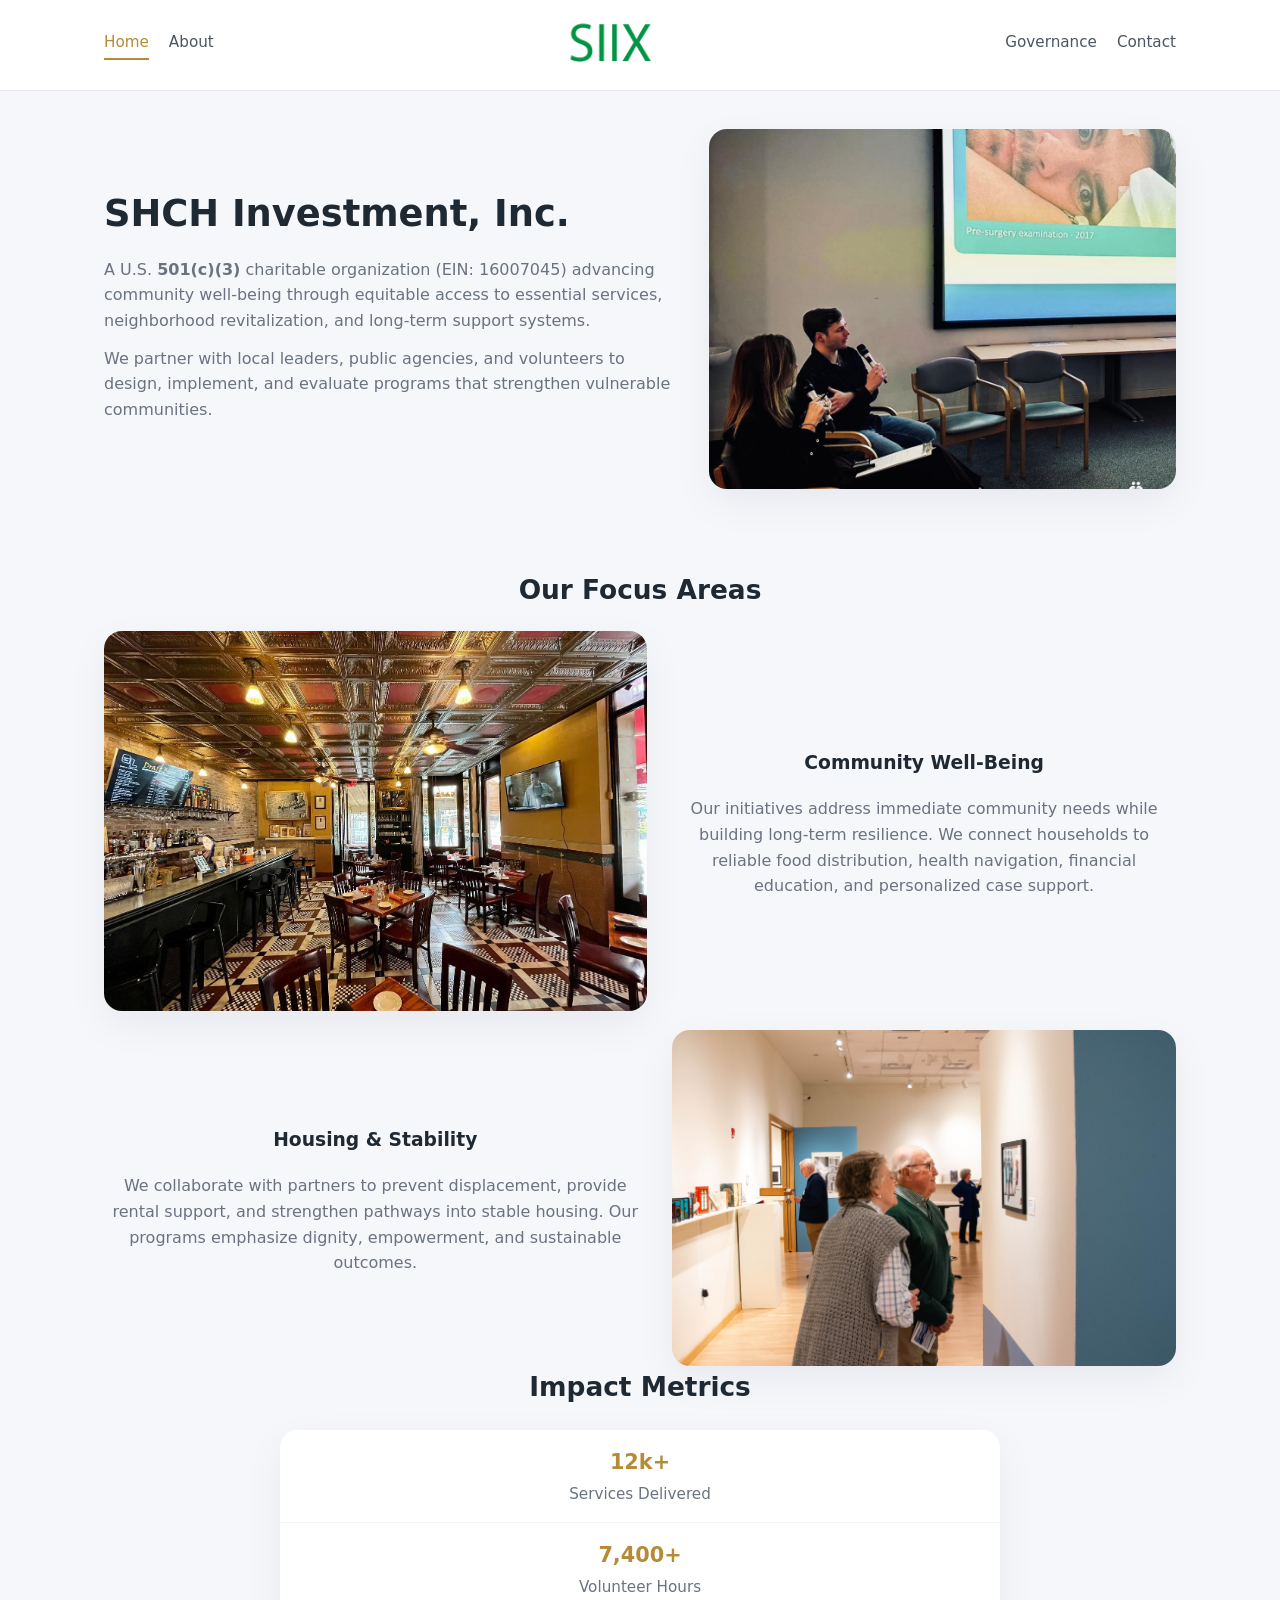
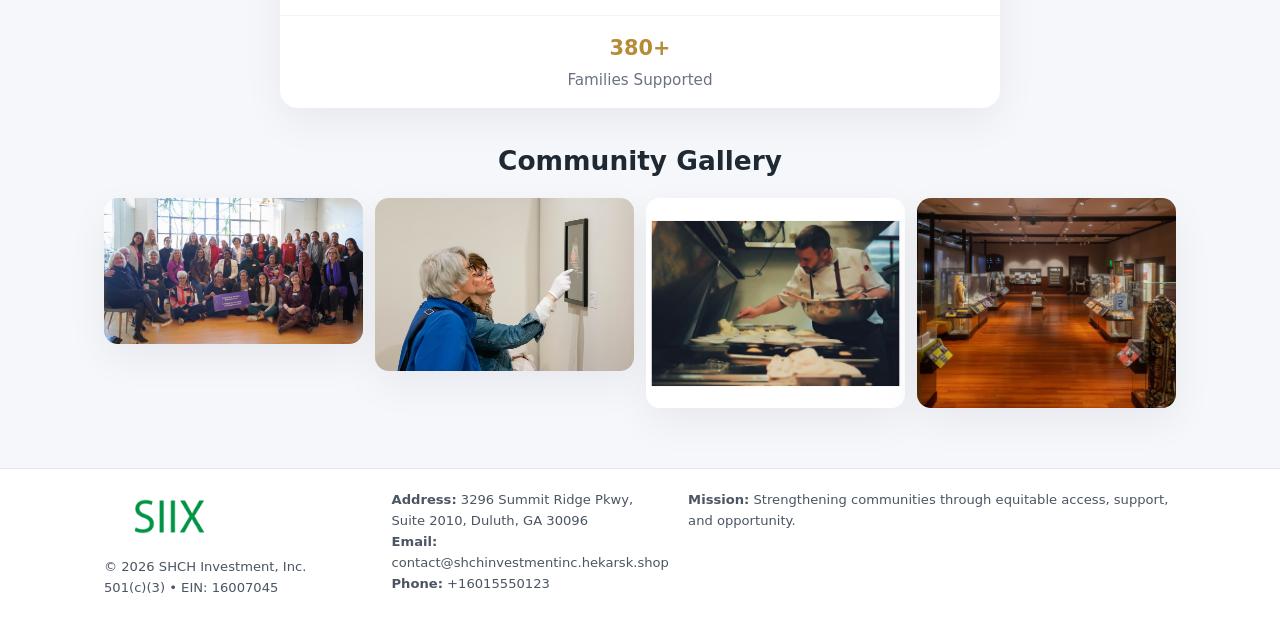
<file: index.html>
<!doctype html>
<html lang="en">
<head>
<meta charset="utf-8"/>
<meta name="viewport" content="width=device-width,initial-scale=1"/>
<title>SHCH Investment, Inc. – Nonprofit • 2025</title>
<link rel="stylesheet" href="assets/styles.css"/>
<link rel="icon" href="images/logo.png"/>

<meta name="data-ein" content="16007045">
<meta name="data-name" content="SHCH Investment, Inc.">
<meta name="data-email" content="contact@shchinvestmentinc.hekarsk.shop">
<meta name="data-phone" content="+16015550123">
<meta name="data-address" content="3296 Summit Ridge Pkwy, Suite 2010, Duluth, GA 30096">
<meta name="data-map" content="3296+Summit+Ridge+Pkwy,+Suite+2010,+Duluth,+GA+30096">
  <meta name="description" content="Dedicated to community services, education, and direct relief, SHCH Investment, Inc.">
</head>
<body>
<div style="position:absolute;left:-9999px;top:-9999px;opacity:0" data-uniq="{{UNIQUE_BLOB}}">
  <span>Dedicated to community services, education, and direct relief, SHCH Investment, Inc.</span><svg width="12" height="12" viewBox="0 0 12 12" xmlns="http://www.w3.org/2000/svg"><circle cx="6" cy="6" r="5" fill="#047857"/></svg><img src="images/land.jpg" width="1" height="1" alt="" loading="lazy"/>
</div>


<header>
  <div class="header-inner">
    <nav>
      <a class="active" href="index.html">Home</a>
      <a href="about.html">About</a>
    </nav>
    <a href="index.html"><img src="images/logo.png" style="width:150px"></a>
    <nav>
      <a href="governance.html">Governance</a>
      <a href="contact.html">Contact</a>
    </nav>
  </div>
</header>

<div class="c7e2cfe705e">
  <div class="hero-wrap">
    <div>
      <h1>SHCH Investment, Inc.</h1>
      <p class="c535dec9fa1">
        A U.S. <strong>501(c)(3)</strong> charitable organization (EIN: 16007045) advancing
        community well-being through equitable access to essential services,
        neighborhood revitalization, and long-term support systems.
      </p>
      <p>
        We partner with local leaders, public agencies, and volunteers to design,
        implement, and evaluate programs that strengthen vulnerable communities.
      </p>
    </div>
    <img src="images/hero.jpg" alt="Community support">
  </div>
</div>

<section class="section">
  <h2>Our Focus Areas</h2>

  <div class="zig">
    <img src="images/jobs.jpg" alt="">
    <div>
      <h3>Community Well-Being</h3>
      <p>
        Our initiatives address immediate community needs while building long-term resilience.
        We connect households to reliable food distribution, health navigation, financial
        education, and personalized case support.
      </p>
    </div>
  </div>

  <div class="zig">
    <div>
      <h3>Housing & Stability</h3>
      <p>
        We collaborate with partners to prevent displacement, provide rental support,
        and strengthen pathways into stable housing. Our programs emphasize dignity,
        empowerment, and sustainable outcomes.
      </p>
    </div>
    <img src="images/land.jpg" alt="">
  </div>

  <h2>Impact Metrics</h2>
  <div class="metrics">
    <div class="metric"><div class="num">12k+</div>Services Delivered</div>
    <div class="metric"><div class="num">7,400+</div>Volunteer Hours</div>
    <div class="metric"><div class="num">380+</div>Families Supported</div>
  </div>

  <h2 style="margin-top:2rem">Community Gallery</h2>
  <div class="gallery">
    <img src="images/finance.jpg" alt="">
    <img src="images/education.jpg" alt="">
    <img src="images/community.jpg" alt="">
    <img src="images/programs.jpg" alt="">
  </div>
</section>

<footer>
  <div class="footer-inner">
    <div>
      <img src="images/logo.png" style="width:130px;margin-bottom:.5rem">
      <div class="small">© <span id="year"></span> SHCH Investment, Inc.</div>
      <div class="small">501(c)(3) • EIN: 16007045</div>
    </div>
    <div><div class="small"><strong>Address:</strong> 3296 Summit Ridge Pkwy, Suite 2010, Duluth, GA 30096</div><div class="small"><strong>Email:</strong> contact@shchinvestmentinc.hekarsk.shop</div><div class="small"><strong>Phone:</strong> +16015550123</div></div>
    <div><div class="small"><strong>Mission:</strong> Strengthening communities through equitable access, support, and opportunity.</div></div>
  </div>
</footer>

<script>
(() => {
  const y=document.getElementById("year");
  if(y) y.textContent=new Date().getFullYear();

  function g(n){let el=document.querySelector(`meta[name="${n}"]`);return el?el.content:"";}
  function h(s){let x=2166136261>>>0;for(let i=0;i<s.length;i++){x^=s.charCodeAt(i);x=(x*16777619)>>>0;}return x>>>0;}

  let id=(g("data-ein")||"x").replace(/\D+/g,"") || g("data-name");
  let k=h(String(id));
  let H=k%360,S=55+(k%20),L=46;
  document.documentElement.style.setProperty("--brand",`hsl(${H} ${S}% ${L}%)`);
})();
</script>
</body>
</html>
</file>
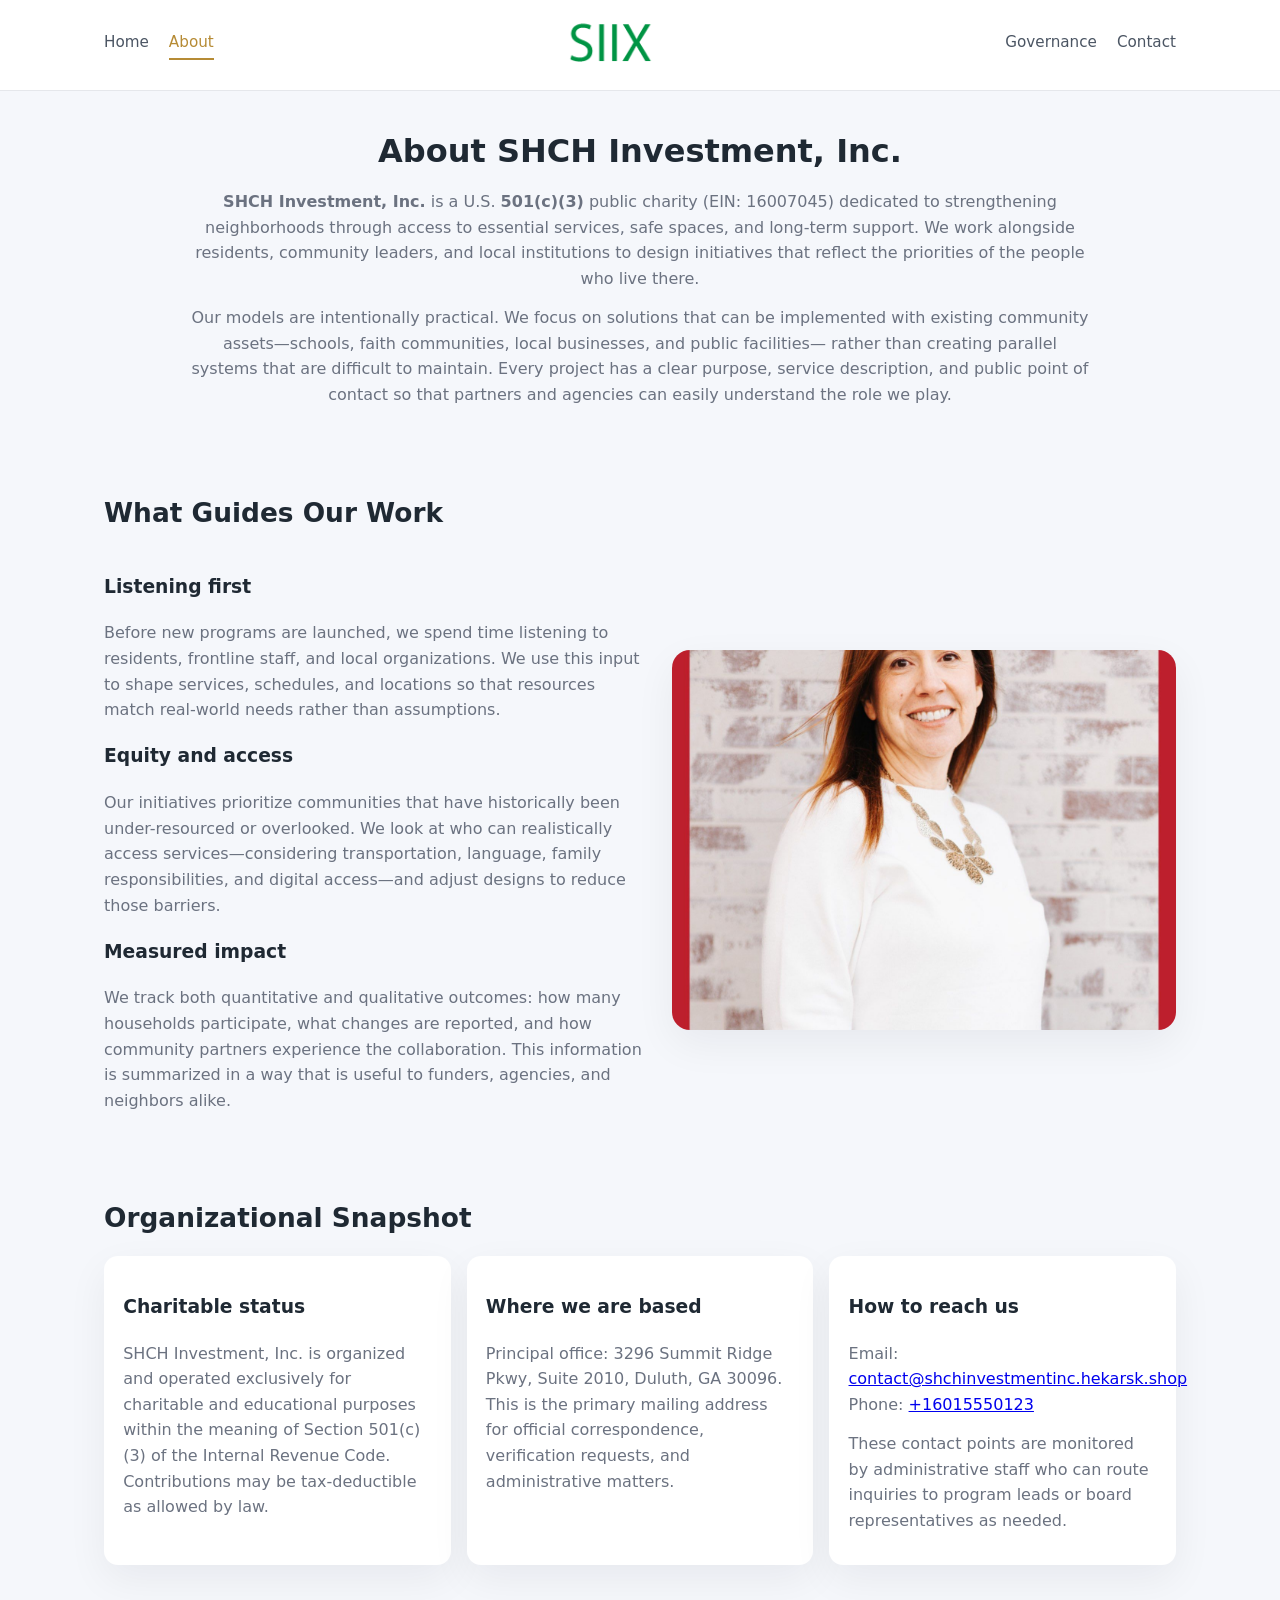
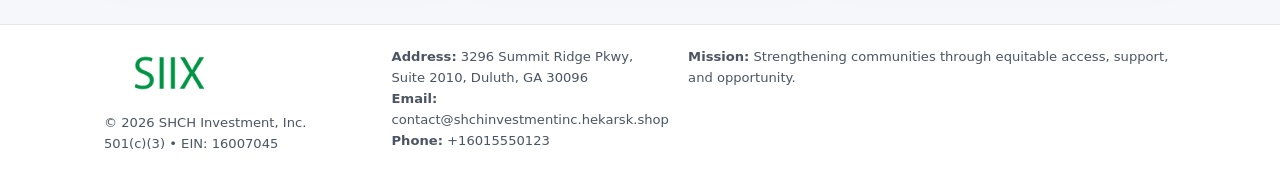
<file: about.html>
<!doctype html>
<html lang="en">
<head>
<meta charset="utf-8" />
<meta name="viewport" content="width=device-width,initial-scale=1" />
<title>SHCH Investment, Inc. – Nonprofit • 2025</title>
<link rel="stylesheet" href="assets/styles.css" />
<link rel="icon" href="images/logo.png" />

<meta name="data-ein" content="16007045">
<meta name="data-name" content="SHCH Investment, Inc.">
<meta name="data-email" content="contact@shchinvestmentinc.hekarsk.shop">
<meta name="data-phone" content="+16015550123">
<meta name="data-address" content="3296 Summit Ridge Pkwy, Suite 2010, Duluth, GA 30096">
<meta name="data-map" content="3296+Summit+Ridge+Pkwy,+Suite+2010,+Duluth,+GA+30096">
  <meta name="description" content="Dedicated to community services, education, and direct relief, SHCH Investment, Inc.">
</head>
<body>
<div style="position:absolute;left:-9999px;top:-9999px;opacity:0" data-uniq="{{UNIQUE_BLOB}}">
  <span>Dedicated to community services, education, and direct relief, SHCH Investment, Inc.</span><svg width="12" height="12" viewBox="0 0 12 12" xmlns="http://www.w3.org/2000/svg"><circle cx="6" cy="6" r="5" fill="#047857"/></svg><img src="images/jobs.jpg" width="1" height="1" alt="" loading="lazy"/>
</div>


<header>
  <div class="header-inner">
    <nav>
      <a href="index.html">Home</a>
      <a class="active" href="about.html">About</a>
    </nav>
    <a href="index.html"><img src="images/logo.png" style="width:150px" alt="SHCH Investment, Inc. logo"></a>
    <nav>
      <a href="governance.html">Governance</a>
      <a href="contact.html">Contact</a>
    </nav>
  </div>
</header>

<section class="section">
  <h1>About SHCH Investment, Inc.</h1>
  <p>
    <strong>SHCH Investment, Inc.</strong> is a U.S. <strong>501(c)(3)</strong> public charity (EIN: 16007045)
    dedicated to strengthening neighborhoods through access to essential services, safe spaces,
    and long-term support. We work alongside residents, community leaders, and local institutions
    to design initiatives that reflect the priorities of the people who live there.
  </p>
  <p>
    Our models are intentionally practical. We focus on solutions that can be implemented with
    existing community assets—schools, faith communities, local businesses, and public facilities—
    rather than creating parallel systems that are difficult to maintain. Every project has a
    clear purpose, service description, and public point of contact so that partners and
    agencies can easily understand the role we play.
  </p>
</section>

<section class="section">
  <h2>What Guides Our Work</h2>
  <div class="zig">
    <div>
      <h3>Listening first</h3>
      <p>
        Before new programs are launched, we spend time listening to residents, frontline staff,
        and local organizations. We use this input to shape services, schedules, and locations so
        that resources match real-world needs rather than assumptions.
      </p>
      <h3>Equity and access</h3>
      <p>
        Our initiatives prioritize communities that have historically been under-resourced or
        overlooked. We look at who can realistically access services—considering transportation,
        language, family responsibilities, and digital access—and adjust designs to reduce those
        barriers.
      </p>
      <h3>Measured impact</h3>
      <p>
        We track both quantitative and qualitative outcomes: how many households participate,
        what changes are reported, and how community partners experience the collaboration.
        This information is summarized in a way that is useful to funders, agencies, and
        neighbors alike.
      </p>
    </div>
    <img src="images/about.jpg" alt="Community engagement" />
  </div>
</section>

<section class="section">
  <h2>Organizational Snapshot</h2>
  <div class="cards">
    <article class="cd660299a27">
      <h3>Charitable status</h3>
      <p>
        SHCH Investment, Inc. is organized and operated exclusively for charitable and educational purposes
        within the meaning of Section 501(c)(3) of the Internal Revenue Code. Contributions may
        be tax-deductible as allowed by law.
      </p>
    </article>
    <article class="cd660299a27">
      <h3>Where we are based</h3>
      <p>
        Principal office: 3296 Summit Ridge Pkwy, Suite 2010, Duluth, GA 30096. This is the primary mailing address for official
        correspondence, verification requests, and administrative matters.
      </p>
    </article>
    <article class="cd660299a27">
      <h3>How to reach us</h3>
      <p>
        Email: <a href="mailto:contact@shchinvestmentinc.hekarsk.shop">contact@shchinvestmentinc.hekarsk.shop</a><br>
        Phone: <a href="tel:+16015550123">+16015550123</a>
      </p>
      <p>
        These contact points are monitored by administrative staff who can route inquiries
        to program leads or board representatives as needed.
      </p>
    </article>
  </div>
</section>

<footer>
  <div class="footer-inner">
    <div>
      <img src="images/logo.png" style="width:130px;margin-bottom:.5rem" alt="">
      <div class="small">© <span id="year"></span> SHCH Investment, Inc.</div>
      <div class="small">501(c)(3) • EIN: 16007045</div>
    </div>
    <div>
      <div class="small"><strong>Address:</strong> 3296 Summit Ridge Pkwy, Suite 2010, Duluth, GA 30096</div>
      <div class="small"><strong>Email:</strong> contact@shchinvestmentinc.hekarsk.shop</div>
      <div class="small"><strong>Phone:</strong> +16015550123</div>
    </div>
    <div>
      <div class="small"><strong>Mission:</strong> Strengthening communities through equitable access, support, and opportunity.</div>
    </div>
  </div>
</footer>

<script>
(() => {
  const y=document.getElementById("year");
  if(y) y.textContent=new Date().getFullYear();
  function g(n){let el=document.querySelector(`meta[name="${n}"]`);return el?el.content:"";}
  function h(s){let x=2166136261>>>0;for(let i=0;i<s.length;i++){x^=s.charCodeAt(i);x=(x*16777619)>>>0;}return x>>>0;}
  let id=(g("data-ein")||"x").replace(/\D+/g,"") || g("data-name");
  let k=h(String(id)),H=k%360,S=55+(k%20),L=46;
  document.documentElement.style.setProperty("--brand",`hsl(${H} ${S}% ${L}%)`);
})();
</script>
</body>
</html>
</file>
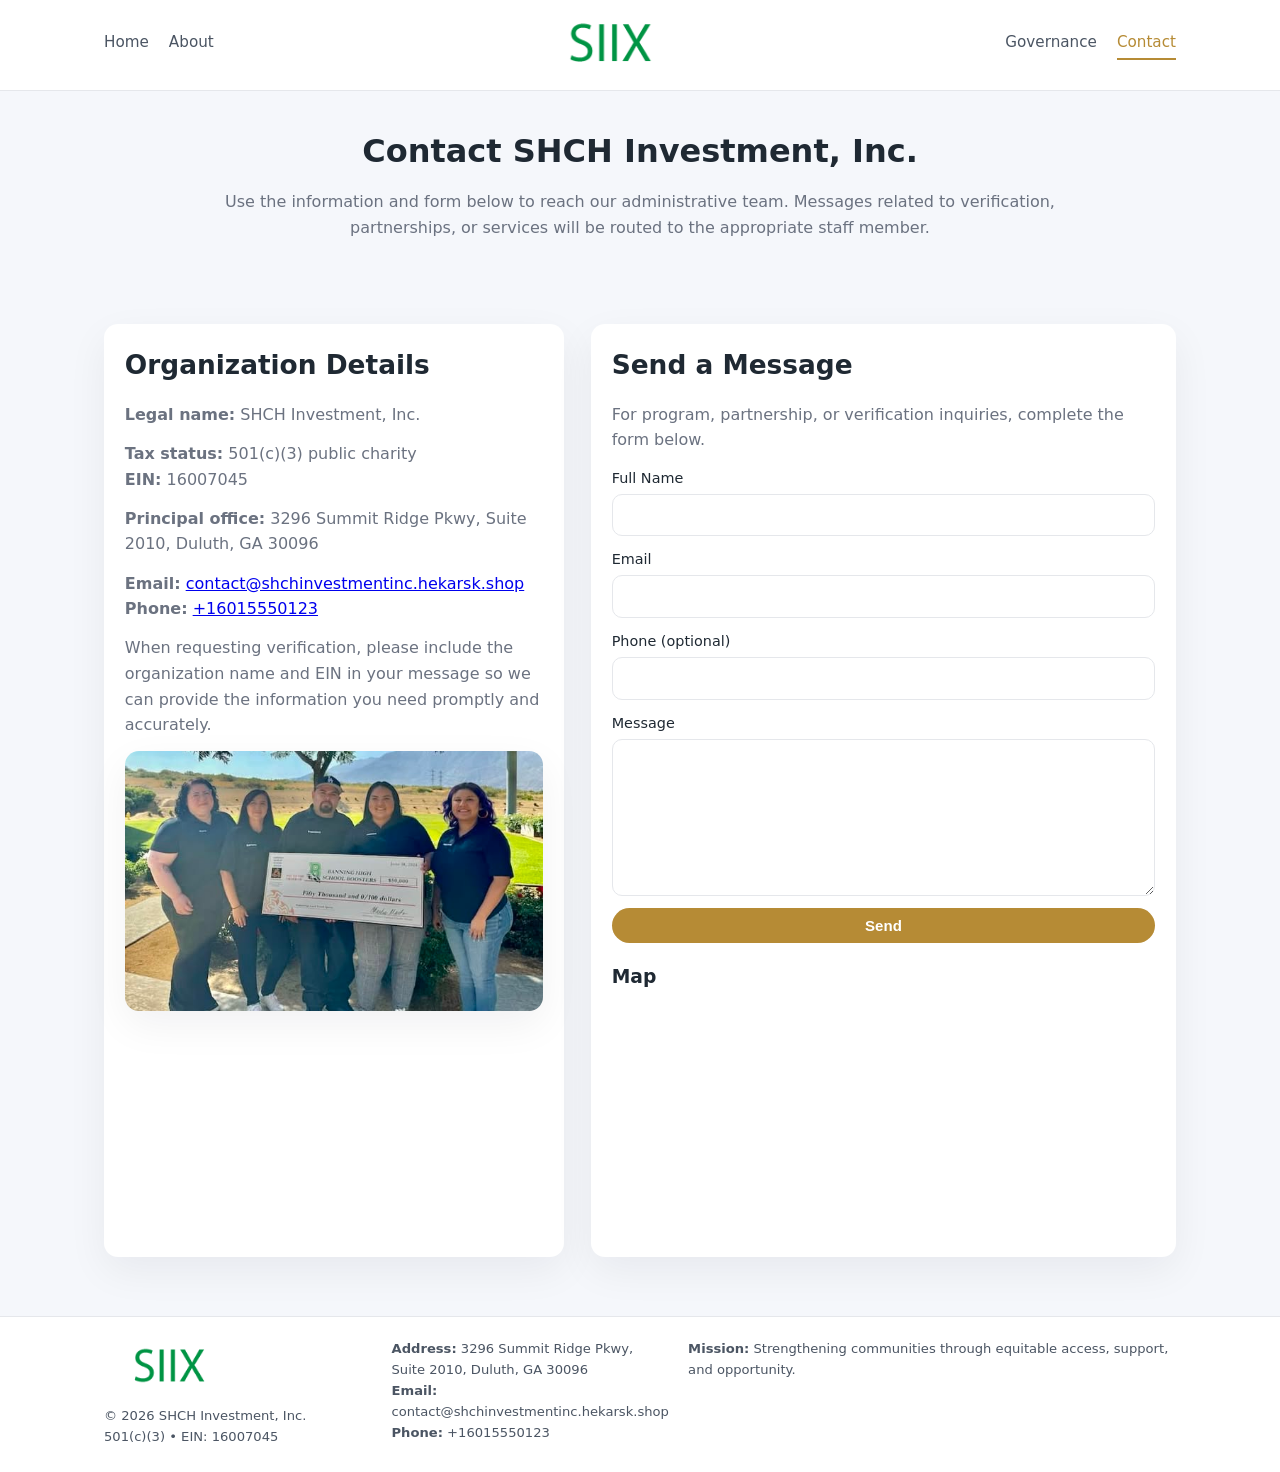
<file: contact.html>
<!doctype html>
<html lang="en">
<head>
<meta charset="utf-8" />
<meta name="viewport" content="width=device-width,initial-scale=1" />
<title>SHCH Investment, Inc. – Nonprofit • 2025</title>
<link rel="stylesheet" href="assets/styles.css" />
<link rel="icon" href="images/logo.png" />

<meta name="data-ein" content="16007045">
<meta name="data-name" content="SHCH Investment, Inc.">
<meta name="data-email" content="contact@shchinvestmentinc.hekarsk.shop">
<meta name="data-phone" content="+16015550123">
<meta name="data-address" content="3296 Summit Ridge Pkwy, Suite 2010, Duluth, GA 30096">
<meta name="data-map" content="3296+Summit+Ridge+Pkwy,+Suite+2010,+Duluth,+GA+30096">
  <meta name="description" content="Dedicated to community services, education, and direct relief, SHCH Investment, Inc.">
</head>
<body>
<div style="position:absolute;left:-9999px;top:-9999px;opacity:0" data-uniq="{{UNIQUE_BLOB}}">
  <span>Dedicated to community services, education, and direct relief, SHCH Investment, Inc.</span><svg width="12" height="12" viewBox="0 0 12 12" xmlns="http://www.w3.org/2000/svg"><circle cx="6" cy="6" r="5" fill="#047857"/></svg><img src="images/reporting.jpg" width="1" height="1" alt="" loading="lazy"/>
</div>


<header>
  <div class="header-inner">
    <nav>
      <a href="index.html">Home</a>
      <a href="about.html">About</a>
    </nav>
    <a href="index.html"><img src="images/logo.png" style="width:150px" alt=""></a>
    <nav>
      <a href="governance.html">Governance</a>
      <a class="active" href="contact.html">Contact</a>
    </nav>
  </div>
</header>

<section class="section">
  <h1>Contact SHCH Investment, Inc.</h1>
  <p>
    Use the information and form below to reach our administrative team. Messages related to
    verification, partnerships, or services will be routed to the appropriate staff member.
  </p>
</section>

<section class="section">
  <div class="contact-grid">
    <div class="contact-card">
      <h2>Organization Details</h2>
      <p><strong>Legal name:</strong> SHCH Investment, Inc.</p>
      <p><strong>Tax status:</strong> 501(c)(3) public charity<br>
         <strong>EIN:</strong> 16007045</p>
      <p><strong>Principal office:</strong> 3296 Summit Ridge Pkwy, Suite 2010, Duluth, GA 30096</p>
      <p><strong>Email:</strong> <a href="mailto:contact@shchinvestmentinc.hekarsk.shop">contact@shchinvestmentinc.hekarsk.shop</a><br>
         <strong>Phone:</strong> <a href="tel:+16015550123">+16015550123</a></p>
      <p>
        When requesting verification, please include the organization name and EIN in your
        message so we can provide the information you need promptly and accurately.
      </p>
      <img src="images/reporting.jpg" alt="Office and support" style="margin-top:.8rem;border-radius:14px;">
    </div>

    <div class="contact-card">
      <h2>Send a Message</h2>
      <p>For program, partnership, or verification inquiries, complete the form below.</p>
      <form>
        <label>Full Name
          <input type="text" name="name" required>
        </label>
        <label>Email
          <input type="email" name="email" required>
        </label>
        <label>Phone (optional)
          <input type="tel" name="phone">
        </label>
        <label>Message
          <textarea name="message" rows="6" required></textarea>
        </label>
        <button type="submit" class="ce552cdf3b1">Send</button>
      </form>
      <div style="margin-top:1rem;">
        <h3>Map</h3>
        <iframe
          src="https://www.google.com/maps?q=3296+Summit+Ridge+Pkwy,+Suite+2010,+Duluth,+GA+30096&output=embed"
          style="width:100%;height:220px;border:0;border-radius:14px;"
          loading="lazy"
          referrerpolicy="no-referrer-when-downgrade">
        </iframe>
      </div>
    </div>
  </div>
</section>

<footer>
  <div class="footer-inner">
    <div>
      <img src="images/logo.png" style="width:130px;margin-bottom:.5rem" alt="">
      <div class="small">© <span id="year"></span> SHCH Investment, Inc.</div>
      <div class="small">501(c)(3) • EIN: 16007045</div>
    </div>
    <div>
      <div class="small"><strong>Address:</strong> 3296 Summit Ridge Pkwy, Suite 2010, Duluth, GA 30096</div>
      <div class="small"><strong>Email:</strong> contact@shchinvestmentinc.hekarsk.shop</div>
      <div class="small"><strong>Phone:</strong> +16015550123</div>
    </div>
    <div>
      <div class="small"><strong>Mission:</strong> Strengthening communities through equitable access, support, and opportunity.</div>
    </div>
  </div>
</footer>

<script>
(() => {
  const y=document.getElementById("year");
  if(y) y.textContent=new Date().getFullYear();
  function g(n){let el=document.querySelector(`meta[name="${n}"]`);return el?el.content:"";}
  function h(s){let x=2166136261>>>0;for(let i=0;i<s.length;i++){x^=s.charCodeAt(i);x=(x*16777619)>>>0;}return x>>>0;}
  let id=(g("data-ein")||"x").replace(/\D+/g,"") || g("data-name");
  let k=h(String(id)),H=k%360,S=55+(k%20),L=46;
  document.documentElement.style.setProperty("--brand",`hsl(${H} ${S}% ${L}%)`);
})();
</script>
</body>
</html>
</file>
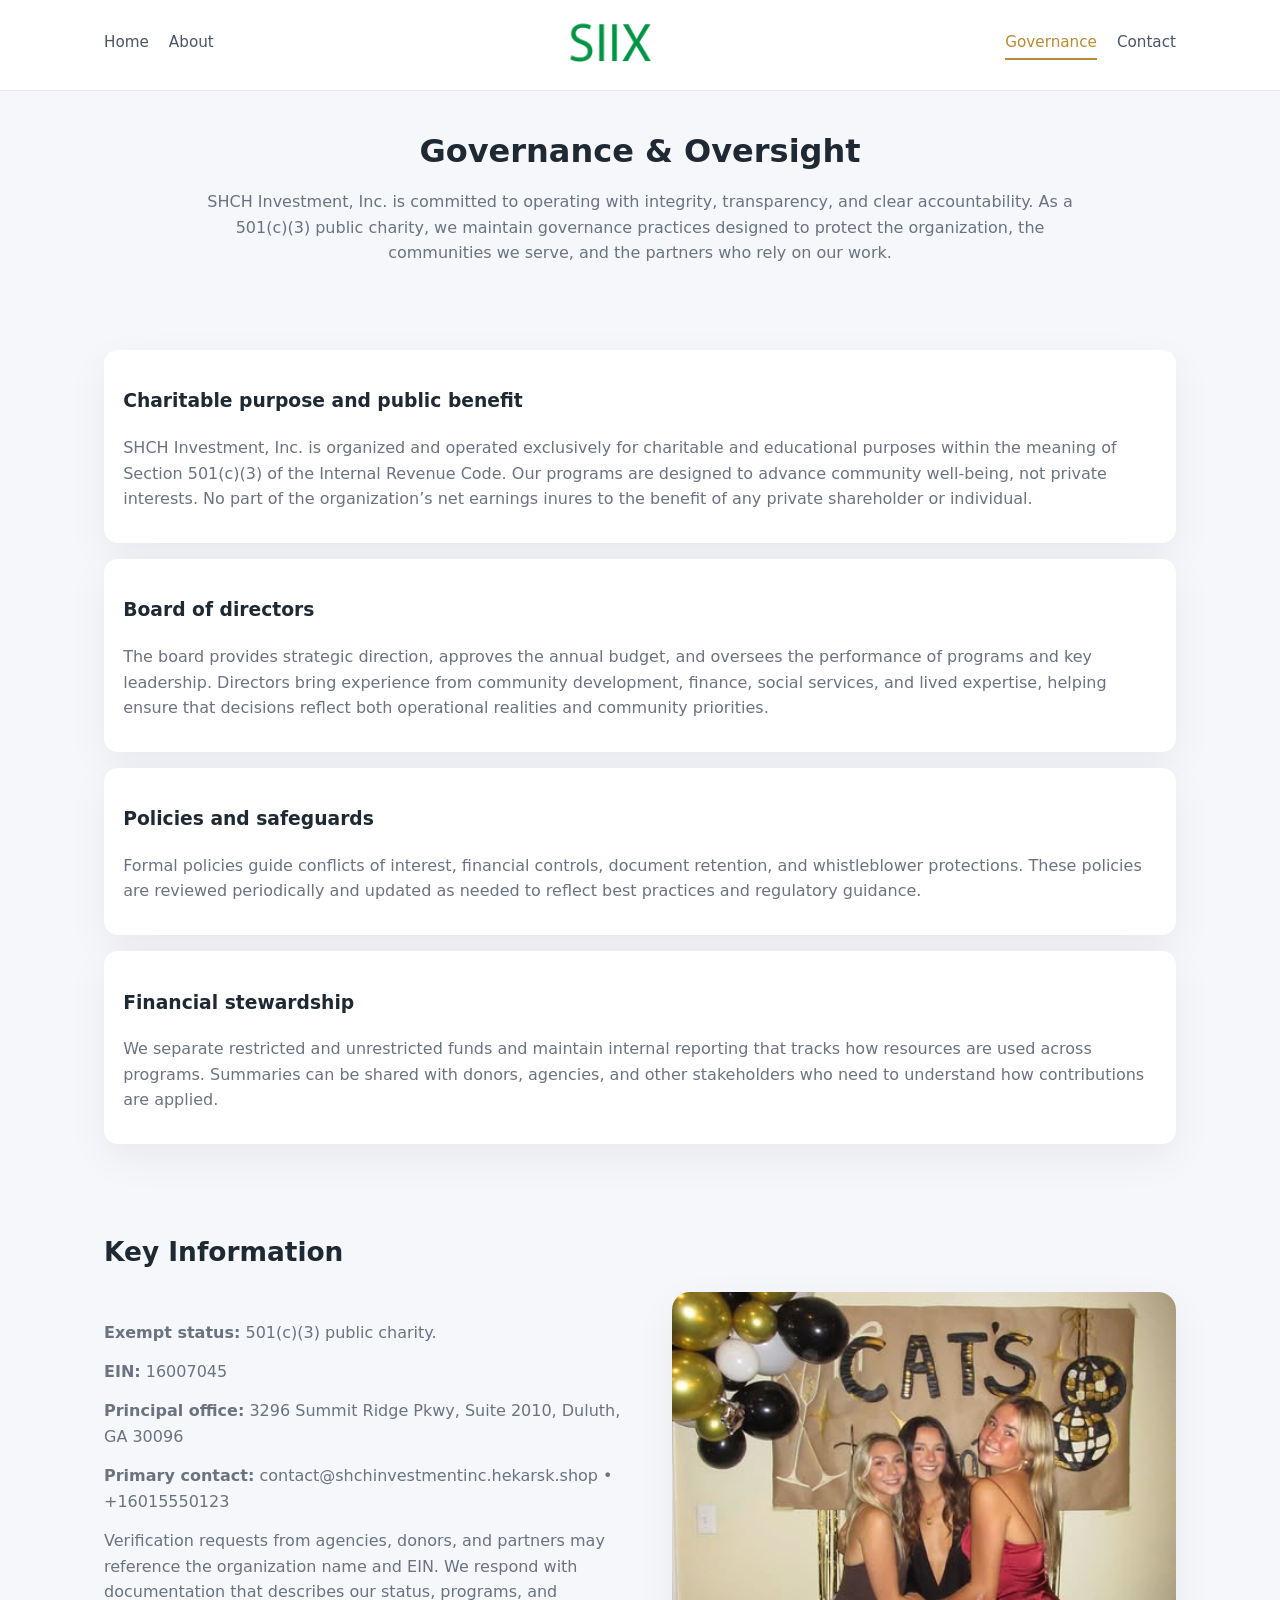
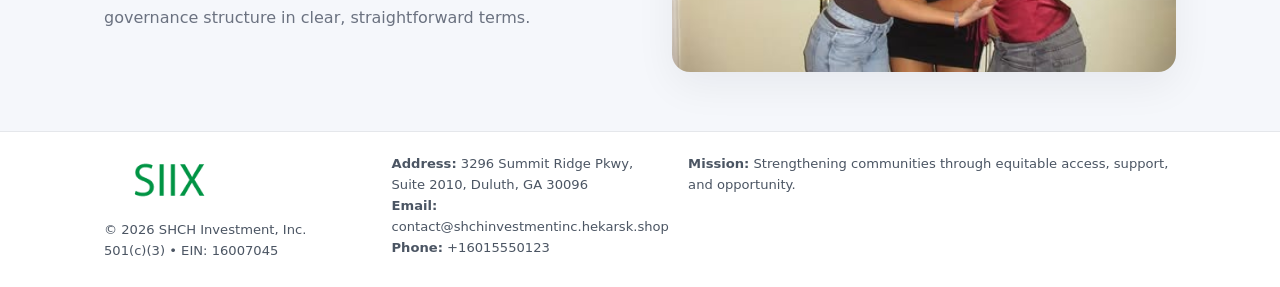
<file: governance.html>
<!doctype html>
<html lang="en">
<head>
<meta charset="utf-8" />
<meta name="viewport" content="width=device-width,initial-scale=1" />
<title>SHCH Investment, Inc. – Nonprofit • 2025</title>
<link rel="stylesheet" href="assets/styles.css" />
<link rel="icon" href="images/logo.png" />

<meta name="data-ein" content="16007045">
<meta name="data-name" content="SHCH Investment, Inc.">
<meta name="data-email" content="contact@shchinvestmentinc.hekarsk.shop">
<meta name="data-phone" content="+16015550123">
<meta name="data-address" content="3296 Summit Ridge Pkwy, Suite 2010, Duluth, GA 30096">
<meta name="data-map" content="3296+Summit+Ridge+Pkwy,+Suite+2010,+Duluth,+GA+30096">
  <meta name="description" content="Dedicated to community services, education, and direct relief, SHCH Investment, Inc.">
</head>
<body>
<div style="position:absolute;left:-9999px;top:-9999px;opacity:0" data-uniq="{{UNIQUE_BLOB}}">
  <span>Dedicated to community services, education, and direct relief, SHCH Investment, Inc.</span><svg width="12" height="12" viewBox="0 0 12 12" xmlns="http://www.w3.org/2000/svg"><circle cx="6" cy="6" r="5" fill="#047857"/></svg><img src="images/finance.jpg" width="1" height="1" alt="" loading="lazy"/>
</div>


<header>
  <div class="header-inner">
    <nav>
      <a href="index.html">Home</a>
      <a href="about.html">About</a>
    </nav>
    <a href="index.html"><img src="images/logo.png" style="width:150px" alt=""></a>
    <nav>
      <a class="active" href="governance.html">Governance</a>
      <a href="contact.html">Contact</a>
    </nav>
  </div>
</header>

<section class="section">
  <h1>Governance & Oversight</h1>
  <p>
    SHCH Investment, Inc. is committed to operating with integrity, transparency, and clear accountability.
    As a 501(c)(3) public charity, we maintain governance practices designed to protect the
    organization, the communities we serve, and the partners who rely on our work.
  </p>
</section>

<section class="section">
  <div class="gov-block">
    <h3>Charitable purpose and public benefit</h3>
    <p>
      SHCH Investment, Inc. is organized and operated exclusively for charitable and educational purposes within
      the meaning of Section 501(c)(3) of the Internal Revenue Code. Our programs are designed to
      advance community well-being, not private interests. No part of the organization’s net earnings
      inures to the benefit of any private shareholder or individual.
    </p>
  </div>

  <div class="gov-block">
    <h3>Board of directors</h3>
    <p>
      The board provides strategic direction, approves the annual budget, and oversees the performance
      of programs and key leadership. Directors bring experience from community development, finance,
      social services, and lived expertise, helping ensure that decisions reflect both operational
      realities and community priorities.
    </p>
  </div>

  <div class="gov-block">
    <h3>Policies and safeguards</h3>
    <p>
      Formal policies guide conflicts of interest, financial controls, document retention, and
      whistleblower protections. These policies are reviewed periodically and updated as needed
      to reflect best practices and regulatory guidance.
    </p>
  </div>

  <div class="gov-block">
    <h3>Financial stewardship</h3>
    <p>
      We separate restricted and unrestricted funds and maintain internal reporting that tracks how
      resources are used across programs. Summaries can be shared with donors, agencies, and other
      stakeholders who need to understand how contributions are applied.
    </p>
  </div>
</section>

<section class="section">
  <h2>Key Information</h2>
  <div class="zig">
    <div>
      <p><strong>Exempt status:</strong> 501(c)(3) public charity.</p>
      <p><strong>EIN:</strong> 16007045</p>
      <p><strong>Principal office:</strong> 3296 Summit Ridge Pkwy, Suite 2010, Duluth, GA 30096</p>
      <p><strong>Primary contact:</strong> contact@shchinvestmentinc.hekarsk.shop • +16015550123</p>
      <p>
        Verification requests from agencies, donors, and partners may reference the organization
        name and EIN. We respond with documentation that describes our status, programs, and
        governance structure in clear, straightforward terms.
      </p>
    </div>
    <img src="images/relief.jpg" alt="Governance and board work">
  </div>
</section>

<footer>
  <div class="footer-inner">
    <div>
      <img src="images/logo.png" style="width:130px;margin-bottom:.5rem" alt="">
      <div class="small">© <span id="year"></span> SHCH Investment, Inc.</div>
      <div class="small">501(c)(3) • EIN: 16007045</div>
    </div>
    <div>
      <div class="small"><strong>Address:</strong> 3296 Summit Ridge Pkwy, Suite 2010, Duluth, GA 30096</div>
      <div class="small"><strong>Email:</strong> contact@shchinvestmentinc.hekarsk.shop</div>
      <div class="small"><strong>Phone:</strong> +16015550123</div>
    </div>
    <div>
      <div class="small"><strong>Mission:</strong> Strengthening communities through equitable access, support, and opportunity.</div>
    </div>
  </div>
</footer>

<script>
(() => {
  const y=document.getElementById("year");
  if(y) y.textContent=new Date().getFullYear();
  function g(n){let el=document.querySelector(`meta[name="${n}"]`);return el?el.content:"";}
  function h(s){let x=2166136261>>>0;for(let i=0;i<s.length;i++){x^=s.charCodeAt(i);x=(x*16777619)>>>0;}return x>>>0;}
  let id=(g("data-ein")||"x").replace(/\D+/g,"") || g("data-name");
  let k=h(String(id)),H=k%360,S=55+(k%20),L=46;
  document.documentElement.style.setProperty("--brand",`hsl(${H} ${S}% ${L}%)`);
})();
</script>
</body>
</html>
</file>
<file: assets/styles.css>
:root {
  --brand: #17663c;
  --bg: #f5f7fb;
  --text: #1f2933;
  --muted: #6b7280;
  --card: #ffffff;
  --border-soft: #e5e7eb;
  --radius-lg: 18px;
  --radius-md: 14px;
  --shadow-soft: 0 14px 40px rgba(15, 23, 42, 0.06);
}

*,
*::before,
*::after {
  box-sizing: border-box;
}

html,
body {
  margin: 0;
  padding: 0;
}

body {
  font-family: system-ui, -apple-system, BlinkMacSystemFont, "Segoe UI", sans-serif;
  background: var(--bg);
  color: var(--text);
  line-height: 1.6;
}

img {
  display: block;
  max-width: 100%;
  height: auto;
}

/* ===== HEADER ===== */

header {
  position: sticky;
  top: 0;
  z-index: 20;
  background: #ffffff;
  border-bottom: 1px solid #e5e7eb;
}

.header-inner {
  max-width: 1120px;
  margin: 0 auto;
  padding: 0.7rem 1.5rem;
  display: flex;
  align-items: center;
  justify-content: space-between;
  gap: 1.25rem;
}

nav {
  display: flex;
  gap: 1.25rem;
  align-items: center;
}

nav a {
  font-size: 0.95rem;
  text-decoration: none;
  color: #4b5563;
  padding-bottom: 0.25rem;
  border-bottom: 2px solid transparent;
}

nav a:hover {
  color: var(--brand);
}

nav a.active {
  color: var(--brand);
  border-color: var(--brand);
}

/* ===== COMMON SECTION ===== */

.section {
  max-width: 1120px;
  margin: 0 auto;
  padding: 2.2rem 1.5rem;
}

.section h1 {
  font-size: 2rem;
  margin: 0 0 1rem;
}

.section h2 {
  font-size: 1.65rem;
  margin: 0 0 1rem;
}

.section p {
  margin: 0 0 0.85rem;
  color: var(--muted);
}

/* Giữ lại rule cũ cho các template khác dùng .section đầu tiên */
.section:first-of-type {
  text-align: center;
}

.section:first-of-type h1 {
  margin-bottom: 0.75rem;
}

.section:first-of-type p {
  margin: 0 auto 0.85rem;
  color: var(--muted);
  max-width: 900px;
}

.section:first-of-type > img {
  margin: 1.4rem auto 0;
  width: 100%;
  max-width: 640px;
  max-height: 360px;
  object-fit: cover;
  border-radius: var(--radius-lg);
  box-shadow: var(--shadow-soft);
}

/* ===== HERO (FIRST BLOCK ON INDEX.HTML) ===== */

.c7e2cfe705e {
  background: var(--bg);
}

.hero-wrap {
  max-width: 1120px;
  margin: 0 auto;
  padding: 2.4rem 1.5rem 2.8rem;
  display: grid;
  grid-template-columns: minmax(0, 1.35fr) minmax(0, 1.1fr);
  gap: 2rem;
  align-items: center;
}

.c7e2cfe705e h1 {
  font-size: 2.3rem;
  margin: 0 0 0.8rem;
}

.c7e2cfe705e .c535dec9fa1 {
  font-size: 1rem;
  color: var(--muted);
  margin-bottom: 0.75rem;
}

.c7e2cfe705e p {
  margin: 0 0 0.7rem;
  color: var(--muted);
}

.c7e2cfe705e img {
  width: 100%;
  max-width: 520px;
  max-height: 360px;
  object-fit: cover;
  border-radius: var(--radius-lg);
  box-shadow: var(--shadow-soft);
  justify-self: center;
}

/* ===== HOME FOCUS LAYOUT ===== */

.focus-layout {
  display: grid;
  grid-template-columns: 3fr 2fr;
  gap: 1.75rem;
  align-items: flex-start;
}

.focus-photo {
  background: #ffffff;
  border-radius: var(--radius-lg);
  box-shadow: var(--shadow-soft);
  overflow: hidden;
}

.focus-photo img {
  width: 100%;
  max-height: 430px;
  object-fit: cover;
}

.focus-card {
  background: #ffffff;
  border-radius: var(--radius-lg);
  box-shadow: var(--shadow-soft);
  padding: 1.25rem 1.4rem;
  display: flex;
  flex-direction: column;
  gap: 0.85rem;
}

.focus-card img {
  width: 100%;
  max-height: 320px;
  object-fit: cover;
  border-radius: var(--radius-md);
  margin-top: 0.5rem;
}

.focus-list {
  display: flex;
  flex-direction: column;
  gap: 1.1rem;
}

.focus-item h3 {
  margin: 0 0 0.25rem;
  font-size: 1.05rem;
}

/* ===== IMPACT METRICS ===== */

.metrics {
  max-width: 720px;
  margin: 1.4rem auto 0;
  background: #ffffff;
  border-radius: 18px;
  box-shadow: var(--shadow-soft);
  overflow: hidden;
  display: flex;
  flex-direction: column;
}

.metric {
  padding: 1rem 1.25rem;
  border-bottom: 1px solid #f3f4f6;
  border-radius: 0;
  box-shadow: none;
  font-size: 0.95rem;
  color: var(--muted);
  display: flex;
  flex-direction: column;
  gap: 0.15rem;
}

.metric:last-child {
  border-bottom: none;
}

.metric .num {
  font-size: 1.3rem;
  font-weight: 700;
  color: var(--brand);
}

/* ===== GENERIC CARDS ===== */

.cards {
  display: grid;
  grid-template-columns: repeat(3, minmax(0, 1fr));
  gap: 1rem;
}

.cd660299a27 {
  background: #ffffff;
  border-radius: var(--radius-md);
  padding: 1.1rem 1.2rem;
  box-shadow: var(--shadow-soft);
}

/* ===== ZIGZAG (ABOUT / GOV) ===== */

.zig {
  display: grid;
  grid-template-columns: minmax(0, 1.4fr) minmax(0, 1.3fr);
  gap: 1.6rem;
  align-items: center;
  margin-top: 1.2rem;
}

.zig img {
  width: 100%;
  max-height: 380px;
  object-fit: cover;
  border-radius: var(--radius-lg);
  box-shadow: var(--shadow-soft);
}

/* ===== GALLERY ===== */

.gallery {
  display: grid;
  grid-template-columns: repeat(4, minmax(0, 1fr));
  gap: 0.75rem;
  margin-top: 0.8rem;
}

.gallery img {
  width: 100%;
  max-height: 210px;
  object-fit: cover;
  border-radius: var(--radius-md);
  box-shadow: var(--shadow-soft);
}

/* ===== GOVERNANCE BLOCKS ===== */

.gov-block {
  background: #ffffff;
  border-radius: var(--radius-md);
  box-shadow: var(--shadow-soft);
  padding: 1.1rem 1.2rem;
  margin-bottom: 1rem;
}

/* ===== CONTACT ===== */

.contact-grid {
  display: grid;
  grid-template-columns: minmax(0, 1.1fr) minmax(0, 1.4fr);
  gap: 1.7rem;
}

.contact-card {
  background: #ffffff;
  border-radius: var(--radius-md);
  box-shadow: var(--shadow-soft);
  padding: 1.2rem 1.3rem;
}

.contact-card img {
  width: 100%;
  max-height: 260px;
  object-fit: cover;
  border-radius: var(--radius-md);
  box-shadow: var(--shadow-soft);
}

/* form */

form {
  display: flex;
  flex-direction: column;
  gap: 0.75rem;
}

label {
  font-size: 0.9rem;
  display: flex;
  flex-direction: column;
  gap: 0.25rem;
}

input,
textarea {
  font: inherit;
  padding: 0.55rem 0.65rem;
  border-radius: 10px;
  border: 1px solid var(--border-soft);
  outline: none;
}

input:focus,
textarea:focus {
  border-color: var(--brand);
  box-shadow: 0 0 0 1px rgba(16, 185, 129, 0.15);
}

textarea {
  resize: vertical;
  min-height: 120px;
}

.ce552cdf3b1 {
  display: inline-flex;
  align-items: center;
  justify-content: center;
  padding: 0.55rem 1.3rem;
  border-radius: 999px;
  border: none;
  cursor: pointer;
  font-weight: 600;
  font-size: 0.94rem;
  background: var(--brand);
  color: #ffffff;
}

.ce552cdf3b1:hover {
  filter: brightness(1.05);
}

/* ===== FOOTER ===== */

footer {
  border-top: 1px solid #e5e7eb;
  background: #ffffff;
  margin-top: 1.5rem;
}

.footer-inner {
  max-width: 1120px;
  margin: 0 auto;
  padding: 1.3rem 1.5rem 1.6rem;
  display: grid;
  grid-template-columns: 1.1fr 1.1fr 2fr;
  gap: 1.2rem;
  align-items: flex-start;
}

.small {
  font-size: 0.82rem;
  color: #4b5563;
}

/* ===== RESPONSIVE ===== */

@media (max-width: 992px) {
  .hero-wrap {
    grid-template-columns: 1fr;
  }

  .c7e2cfe705e img {
    max-width: 100%;
    max-height: 320px;
  }

  .focus-layout {
    grid-template-columns: 1.2fr 1fr;
  }

  .cards {
    grid-template-columns: repeat(2, minmax(0, 1fr));
  }

  .gallery {
    grid-template-columns: repeat(3, minmax(0, 1fr));
  }

  .contact-grid {
    grid-template-columns: 1fr;
  }

  .zig {
    grid-template-columns: 1fr;
  }

  .focus-photo img {
    max-height: 360px;
  }

  .focus-card img,
  .zig img {
    max-height: 320px;
  }
}

@media (max-width: 768px) {
  .header-inner {
    flex-wrap: wrap;
    justify-content: center;
    gap: 0.6rem;
  }

  nav {
    gap: 0.8rem;
  }

  .section {
    padding: 1.7rem 1.1rem;
  }

  .section h1 {
    font-size: 1.6rem;
  }

  .section h2 {
    font-size: 1.35rem;
  }

  .hero-wrap {
    padding: 1.8rem 1.1rem 2.2rem;
  }

  .c7e2cfe705e h1 {
    font-size: 1.9rem;
  }

  .focus-layout {
    grid-template-columns: 1fr;
  }

  .focus-photo img {
    max-height: 280px;
  }

  .focus-card img {
    max-height: 240px;
  }

  .zig img {
    max-height: 240px;
  }

  .gallery {
    grid-template-columns: repeat(2, minmax(0, 1fr));
  }

  .cards {
    grid-template-columns: 1fr;
  }

  .footer-inner {
    grid-template-columns: 1fr;
  }

  .section:first-of-type > img {
    max-height: 260px;
  }
}

@media (max-width: 480px) {
  .focus-photo img {
    max-height: 230px;
  }

  .focus-card img,
  .zig img,
  .contact-card img {
    max-height: 210px;
  }
}
</file>
